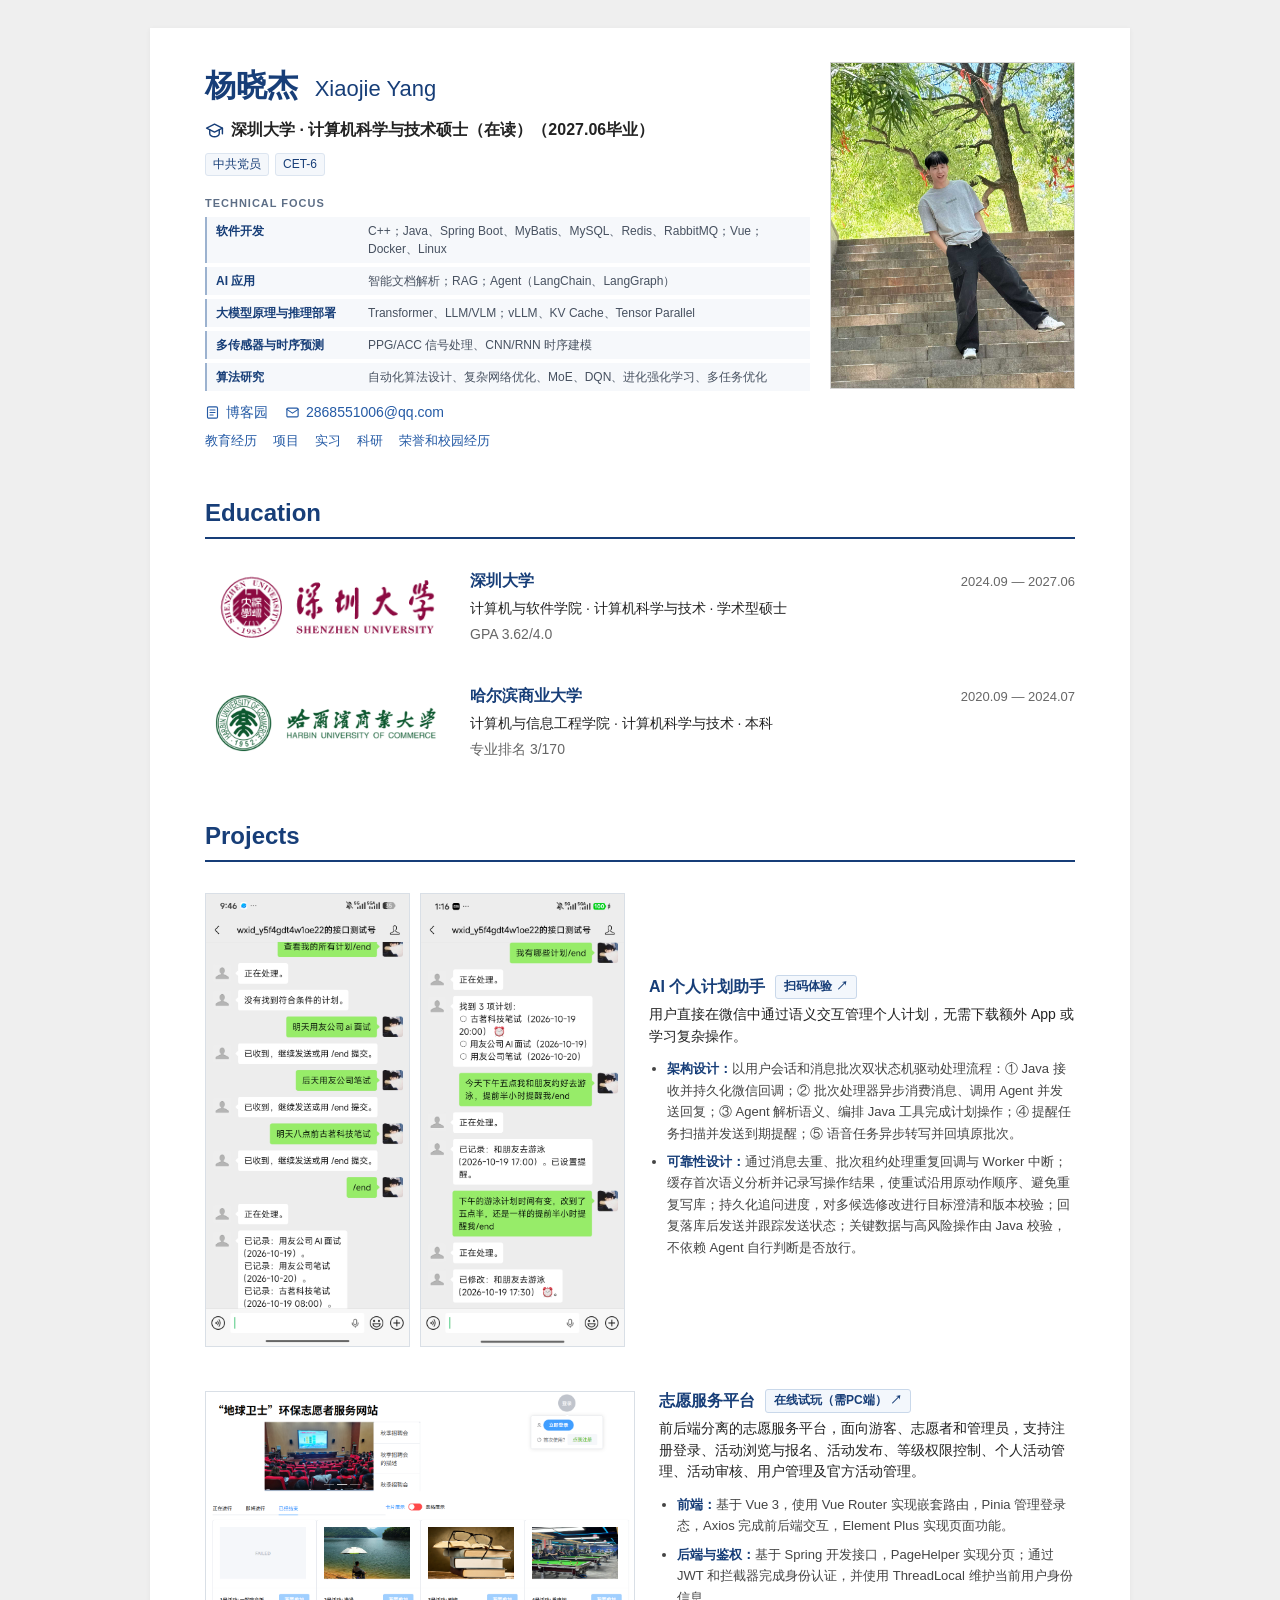
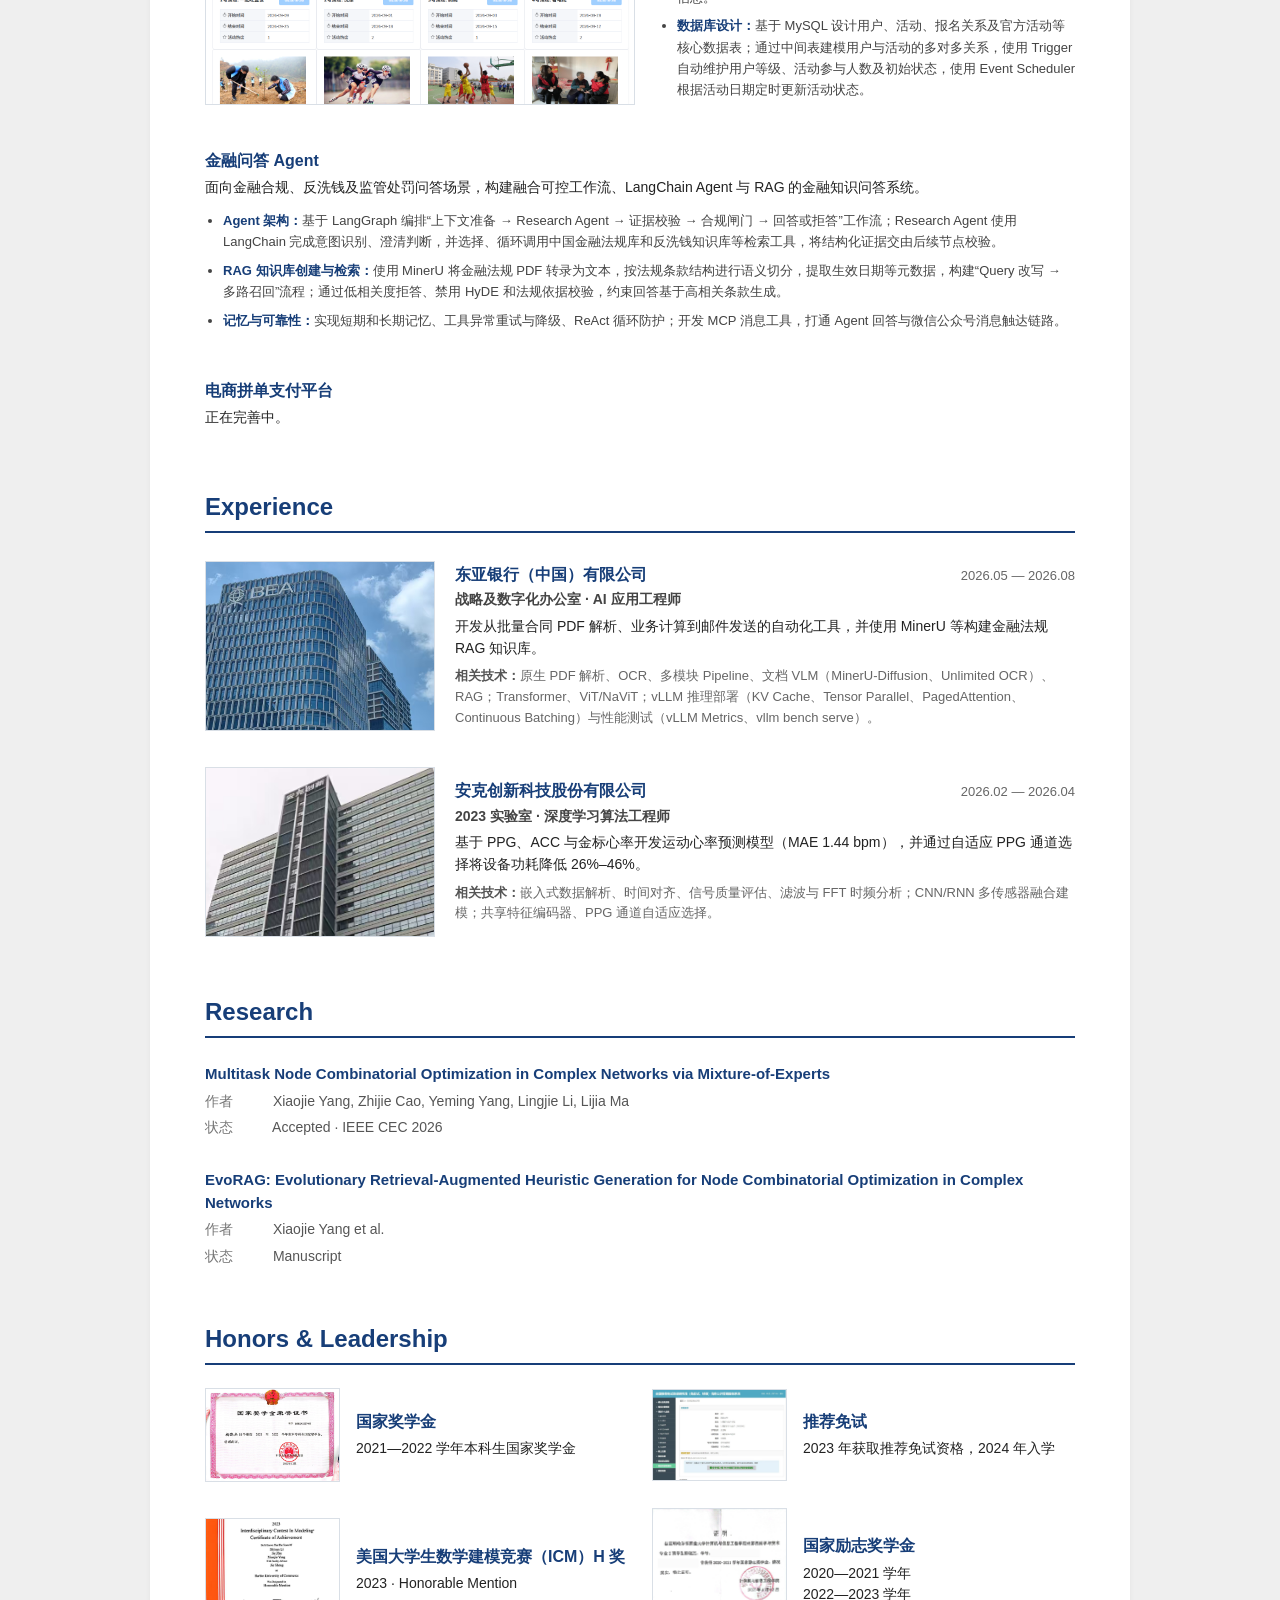
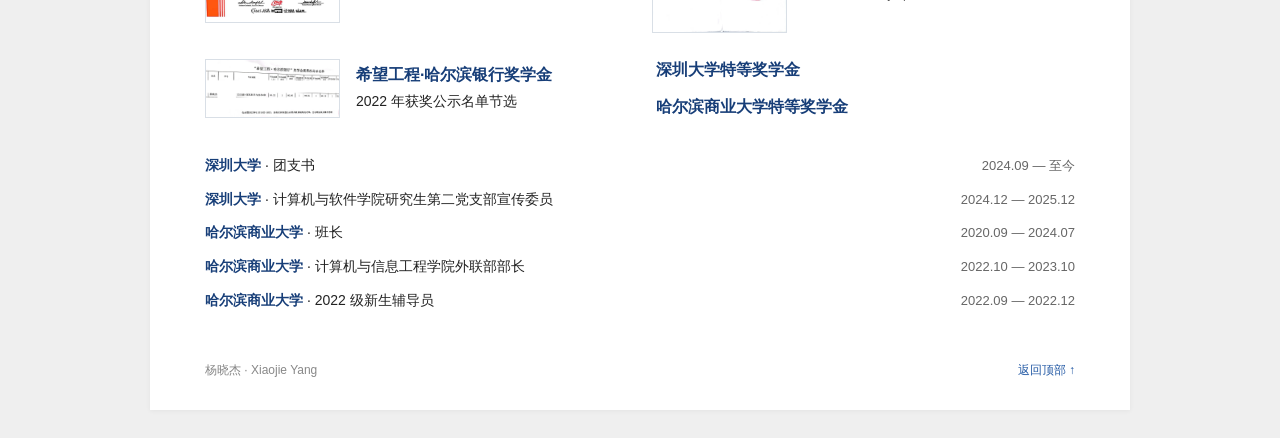
<file: index.html>
<!doctype html>
<html lang="zh-CN">
<head>
  <meta charset="utf-8">
  <meta name="viewport" content="width=device-width, initial-scale=1">
  <meta name="description" content="杨晓杰的个人主页：教育、项目、实习、研究、校园经历与荣誉。">
  <title>杨晓杰 Xiaojie Yang</title>
  <link rel="icon" href="./assets/favicon.svg" type="image/svg+xml">
  <link rel="stylesheet" href="./assets/styles.css">
</head>
<body>
  <main class="page" id="top">
    <header class="profile">
      <div class="profile-intro">
        <h1>杨晓杰 <span>Xiaojie Yang</span></h1>
        <p class="profile-line"><svg class="profile-cap" viewBox="0 0 24 24" fill="none" stroke="currentColor" stroke-width="1.8" stroke-linecap="round" stroke-linejoin="round" aria-hidden="true"><path d="m2 9 10-5 10 5-10 5L2 9Z"/><path d="M6 11v5c0 2 3 4 6 4s6-2 6-4v-5M22 9v7"/></svg><span>深圳大学 · 计算机科学与技术硕士（在读）（2027.06毕业）</span></p>
        <div class="profile-tags" aria-label="个人信息"><span>中共党员</span><span>CET-6</span></div>
      </div>
      <div class="profile-focus" aria-label="研究与实践方向">
          <p class="focus-heading">Technical Focus</p>
          <ul class="focus-list">
            <li><strong>软件开发</strong><span>C++；Java、Spring Boot、MyBatis、MySQL、Redis、RabbitMQ；Vue；Docker、Linux</span></li>
            <li><strong>AI 应用</strong><span>智能文档解析；RAG；Agent（LangChain、LangGraph）</span></li>
            <li><strong>大模型原理与推理部署</strong><span>Transformer、LLM/VLM；vLLM、KV Cache、Tensor Parallel</span></li>
            <li><strong>多传感器与时序预测</strong><span>PPG/ACC 信号处理、CNN/RNN 时序建模</span></li>
            <li><strong>算法研究</strong><span>自动化算法设计、复杂网络优化、MoE、DQN、进化强化学习、多任务优化</span></li>
          </ul>
      </div>
      <div class="profile-links">
          <div class="contact-links">
            <a href="https://www.cnblogs.com/yang-xiaojie" target="_blank" rel="noopener noreferrer"><svg viewBox="0 0 24 24" fill="none" stroke="currentColor" stroke-width="1.8" stroke-linecap="round" stroke-linejoin="round" aria-hidden="true"><rect x="4" y="3" width="16" height="18" rx="2"/><path d="M8 8h8M8 12h8M8 16h5"/></svg><span>博客园</span></a>
            <a href="mailto:2868551006@qq.com"><svg viewBox="0 0 24 24" fill="none" stroke="currentColor" stroke-width="1.8" stroke-linecap="round" stroke-linejoin="round" aria-hidden="true"><rect x="3" y="5" width="18" height="14" rx="2"/><path d="m3 7 9 6 9-6"/></svg><span>2868551006@qq.com</span></a>
          </div>
          <nav class="profile-nav" aria-label="页面导航"><a href="#education">教育经历</a><a href="#projects">项目</a><a href="#experience">实习</a><a href="#research">科研</a><a href="#honors">荣誉和校园经历</a></nav>
      </div>
      <img class="profile-photo" src="./assets/profile-photo.jpg" alt="杨晓杰的生活照" width="245" height="327">
    </header>

    <section id="education" aria-labelledby="education-heading">
      <h2 id="education-heading">Education</h2>
      <div class="entry education-entry"><div class="entry-side"><img class="school-logo" src="./assets/shenzhen-university.png" alt="深圳大学校徽" width="248" height="85"></div><div class="entry-body"><div class="entry-heading"><h3>深圳大学</h3><time>2024.09 — 2027.06</time></div><p>计算机与软件学院 · 计算机科学与技术 · 学术型硕士</p><p class="muted">GPA 3.62/4.0</p></div></div>
      <div class="entry education-entry"><div class="entry-side"><img class="school-logo" src="./assets/harbin-university-of-commerce.png" alt="哈尔滨商业大学校徽" width="642" height="164"></div><div class="entry-body"><div class="entry-heading"><h3>哈尔滨商业大学</h3><time>2020.09 — 2024.07</time></div><p>计算机与信息工程学院 · 计算机科学与技术 · 本科</p><p class="muted">专业排名 3/170</p></div></div>
    </section>

    <section id="projects" aria-labelledby="projects-heading">
      <h2 id="projects-heading">Projects</h2>
      <div class="entry project-entry visual-entry plan-entry">
        <div class="entry-side plan-gallery">
          <img class="entry-image" src="./assets/plan-assistant-batch.jpg" alt="在微信中批量添加计划的对话截图" width="1200" height="2670" loading="lazy">
          <img class="entry-image" src="./assets/plan-assistant-demo.jpg" alt="在微信中查询计划并设置提醒的对话截图" width="1200" height="2670" loading="lazy">
        </div>
        <div class="entry-body">
          <div class="project-heading"><h3><a href="http://xjy2002-atszu.nat100.top/guide.html" target="_blank" rel="noopener noreferrer">AI 个人计划助手</a></h3><a class="project-demo" href="http://xjy2002-atszu.nat100.top/guide.html" target="_blank" rel="noopener noreferrer">扫码体验 ↗</a></div>
          <p>用户直接在微信中通过语义交互管理个人计划，无需下载额外 App 或学习复杂操作。</p>
          <ul class="project-details">
            <li><strong>架构设计：</strong>以用户会话和消息批次双状态机驱动处理流程：① Java 接收并持久化微信回调；② 批次处理器异步消费消息、调用 Agent 并发送回复；③ Agent 解析语义、编排 Java 工具完成计划操作；④ 提醒任务扫描并发送到期提醒；⑤ 语音任务异步转写并回填原批次。</li>
            <li><strong>可靠性设计：</strong>通过消息去重、批次租约处理重复回调与 Worker 中断；缓存首次语义分析并记录写操作结果，使重试沿用原动作顺序、避免重复写库；持久化追问进度，对多候选修改进行目标澄清和版本校验；回复落库后发送并跟踪发送状态；关键数据与高风险操作由 Java 校验，不依赖 Agent 自行判断是否放行。</li>
          </ul>
        </div>
      </div>
      <div class="entry project-entry visual-entry volunteer-entry">
        <div class="entry-side"><img class="entry-image volunteer-image" src="./assets/volunteer-platform.png" alt="志愿服务平台网页截图" width="1242" height="905" loading="lazy"></div>
        <div class="entry-body">
          <div class="project-heading"><h3><a href="http://39.96.51.13/" target="_blank" rel="noopener noreferrer">志愿服务平台</a></h3><a class="project-demo" href="http://39.96.51.13/" target="_blank" rel="noopener noreferrer">在线试玩（需PC端） ↗</a></div>
          <p>前后端分离的志愿服务平台，面向游客、志愿者和管理员，支持注册登录、活动浏览与报名、活动发布、等级权限控制、个人活动管理、活动审核、用户管理及官方活动管理。</p>
          <ul class="project-details">
            <li><strong>前端：</strong>基于 Vue 3，使用 Vue Router 实现嵌套路由，Pinia 管理登录态，Axios 完成前后端交互，Element Plus 实现页面功能。</li>
            <li><strong>后端与鉴权：</strong>基于 Spring 开发接口，PageHelper 实现分页；通过 JWT 和拦截器完成身份认证，并使用 ThreadLocal 维护当前用户身份信息。</li>
            <li><strong>数据库设计：</strong>基于 MySQL 设计用户、活动、报名关系及官方活动等核心数据表；通过中间表建模用户与活动的多对多关系，使用 Trigger 自动维护用户等级、活动参与人数及初始状态，使用 Event Scheduler 根据活动日期定时更新活动状态。</li>
          </ul>
        </div>
      </div>
      <div class="entry project-entry">
        <div class="entry-body">
          <h3>金融问答 Agent</h3>
          <p>面向金融合规、反洗钱及监管处罚问答场景，构建融合可控工作流、LangChain Agent 与 RAG 的金融知识问答系统。</p>
          <ul class="project-details">
            <li><strong>Agent 架构：</strong>基于 LangGraph 编排“上下文准备 → Research Agent → 证据校验 → 合规闸门 → 回答或拒答”工作流；Research Agent 使用 LangChain 完成意图识别、澄清判断，并选择、循环调用中国金融法规库和反洗钱知识库等检索工具，将结构化证据交由后续节点校验。</li>
            <li><strong>RAG 知识库创建与检索：</strong>使用 MinerU 将金融法规 PDF 转录为文本，按法规条款结构进行语义切分，提取生效日期等元数据，构建“Query 改写 → 多路召回”流程；通过低相关度拒答、禁用 HyDE 和法规依据校验，约束回答基于高相关条款生成。</li>
            <li><strong>记忆与可靠性：</strong>实现短期和长期记忆、工具异常重试与降级、ReAct 循环防护；开发 MCP 消息工具，打通 Agent 回答与微信公众号消息触达链路。</li>
          </ul>
        </div>
      </div>
      <div class="entry project-entry"><div class="entry-body"><h3>电商拼单支付平台</h3><p>正在完善中。</p></div></div>
    </section>

    <section id="experience" aria-labelledby="experience-heading">
      <h2 id="experience-heading">Experience</h2>
      <div class="entry experience-entry"><div class="entry-side"><span class="company-frame"><img class="company-image bea-image" src="./assets/bea-building.jpg" alt="东亚银行办公大楼" width="1279" height="1706" loading="lazy"></span></div><div class="entry-body"><div class="entry-heading"><h3>东亚银行（中国）有限公司</h3><time datetime="2026-05">2026.05 — 2026.08</time></div><p class="subtitle">战略及数字化办公室 · AI 应用工程师</p><p>开发从批量合同 PDF 解析、业务计算到邮件发送的自动化工具，并使用 MinerU 等构建金融法规 RAG 知识库。</p><p class="experience-tech"><strong>相关技术：</strong>原生 PDF 解析、OCR、多模块 Pipeline、文档 VLM（MinerU-Diffusion、Unlimited OCR）、RAG；Transformer、ViT/NaViT；vLLM 推理部署（KV Cache、Tensor Parallel、PagedAttention、Continuous Batching）与性能测试（vLLM Metrics、vllm bench serve）。</p></div></div>
      <div class="entry experience-entry"><div class="entry-side"><span class="company-frame"><img class="company-image anker-image" src="./assets/anker-building.jpg" alt="安克创新办公大楼" width="896" height="1344" loading="lazy"></span></div><div class="entry-body"><div class="entry-heading"><h3>安克创新科技股份有限公司</h3><time datetime="2026-02">2026.02 — 2026.04</time></div><p class="subtitle">2023 实验室 · 深度学习算法工程师</p><p>基于 PPG、ACC 与金标心率开发运动心率预测模型（MAE 1.44 bpm），并通过自适应 PPG 通道选择将设备功耗降低 26%–46%。</p><p class="experience-tech"><strong>相关技术：</strong>嵌入式数据解析、时间对齐、信号质量评估、滤波与 FFT 时频分析；CNN/RNN 多传感器融合建模；共享特征编码器、PPG 通道自适应选择。</p></div></div>
    </section>

    <section id="research" aria-labelledby="research-heading">
      <h2 id="research-heading">Research</h2>
      <div class="research-entry"><h3>Multitask Node Combinatorial Optimization in Complex Networks via Mixture-of-Experts</h3><p><span>作者</span> Xiaojie Yang, Zhijie Cao, Yeming Yang, Lingjie Li, Lijia Ma</p><p><span>状态</span> Accepted · IEEE CEC 2026</p></div>
      <div class="research-entry"><h3>EvoRAG: Evolutionary Retrieval-Augmented Heuristic Generation for Node Combinatorial Optimization in Complex Networks</h3><p><span>作者</span> Xiaojie Yang et al.</p><p><span>状态</span> Manuscript</p></div>
    </section>

    <section id="honors" aria-labelledby="honors-heading">
      <h2 id="honors-heading">Honors &amp; Leadership</h2>
      <div class="honor-grid">
        <div class="entry visual-entry honor-entry"><div class="entry-side"><img class="entry-image honor-image" src="./assets/national-scholarship.jpg" alt="杨晓杰的国家奖学金荣誉证书" width="1856" height="1279" loading="lazy"></div><div class="entry-body"><h3>国家奖学金</h3><p>2021—2022 学年本科生国家奖学金</p></div></div>
        <div class="entry visual-entry honor-entry"><div class="entry-side"><img class="entry-image honor-image" src="./assets/graduate-recommendation.jpg" alt="深圳大学推荐免试硕士研究生录取通知截图" width="1254" height="846" loading="lazy"></div><div class="entry-body"><h3>推荐免试</h3><p>2023 年获取推荐免试资格，2024 年入学</p></div></div>
        <div class="entry visual-entry honor-entry"><div class="entry-side"><img class="entry-image honor-image" src="./assets/mcm-honorable-mention.jpg" alt="2023 年美国大学生数学建模竞赛 H 奖证书" width="720" height="556" loading="lazy"></div><div class="entry-body"><h3>美国大学生数学建模竞赛（ICM）H 奖</h3><p>2023 · Honorable Mention</p></div></div>
        <div class="entry visual-entry honor-entry"><div class="entry-side"><img class="entry-image honor-image" src="./assets/national-inspirational-scholarship-redacted.jpg" alt="已隐去证件号码的国家励志奖学金证明" width="2148" height="1988" loading="lazy"></div><div class="entry-body"><h3>国家励志奖学金</h3><p>2020—2021 学年<br>2022—2023 学年</p></div></div>
        <div class="entry visual-entry honor-entry"><div class="entry-side"><img class="entry-image honor-image" src="./assets/hope-scholarship-redacted.jpg" alt="已隐去学号及其他学生信息的希望工程哈尔滨银行奖学金公示名单节选" width="2630" height="1120" loading="lazy"></div><div class="entry-body"><h3>希望工程·哈尔滨银行奖学金</h3><p>2022 年获奖公示名单节选</p></div></div>
        <div class="honor-extra"><h3>深圳大学特等奖学金</h3><h3>哈尔滨商业大学特等奖学金</h3></div>
      </div>
      <div class="leadership-list">
        <div class="leadership-row"><span><strong>深圳大学</strong> · 团支书</span><time>2024.09 — 至今</time></div>
        <div class="leadership-row"><span><strong>深圳大学</strong> · 计算机与软件学院研究生第二党支部宣传委员</span><time>2024.12 — 2025.12</time></div>
        <div class="leadership-row"><span><strong>哈尔滨商业大学</strong> · 班长</span><time>2020.09 — 2024.07</time></div>
        <div class="leadership-row"><span><strong>哈尔滨商业大学</strong> · 计算机与信息工程学院外联部部长</span><time>2022.10 — 2023.10</time></div>
        <div class="leadership-row"><span><strong>哈尔滨商业大学</strong> · 2022 级新生辅导员</span><time>2022.09 — 2022.12</time></div>
      </div>
    </section>
    <footer><span>杨晓杰 · Xiaojie Yang</span><a href="#top">返回顶部 ↑</a></footer>
  </main>
</body>
</html>
</file>
<file: assets/styles.css>
:root{font-family:Arial,"PingFang SC","Microsoft YaHei",sans-serif;font-variant-numeric:lining-nums tabular-nums;color:#222;background:#efefef}
*{box-sizing:border-box}
html{scroll-behavior:smooth}
body{margin:0;line-height:1.55}
a{color:#245aa5;text-decoration:none}
a:hover{text-decoration:underline}
a:focus-visible{outline:2px solid #245aa5;outline-offset:3px}
.page{max-width:980px;min-height:100vh;margin:28px auto;background:#fff;padding:34px 55px 30px;box-shadow:0 1px 5px #0000000d}
.profile{display:grid;grid-template-columns:minmax(0,1fr) 245px;column-gap:20px;align-items:start;padding-bottom:5px}
.profile-intro{grid-column:1;grid-row:1}
.profile-photo{grid-column:2;grid-row:1 / span 3;display:block;width:245px;height:327px;object-fit:cover;object-position:center 35%;border:1px solid #d4d4d4}
.profile h1{font-size:31px;font-weight:700;margin:0 0 8px;color:#173e78}
.profile h1 span{font-size:22px;font-weight:400;margin-left:8px}
.profile-line{display:flex;align-items:center;gap:7px;margin:2px 0 10px;font-size:16px;font-weight:600}
.profile-cap{flex:none;width:19px;height:19px;color:#173e78}
.profile-tags{display:flex;flex-wrap:wrap;gap:6px;margin:0 0 9px}
.profile-tags span{padding:2px 7px;border:1px solid #dce5f0;border-radius:3px;background:#f4f7fb;color:#173e78;font-size:12px;line-height:1.4}
.profile-focus{grid-column:1;grid-row:2;margin:11px 0 0}
.profile-focus .focus-heading{margin:0 0 6px;color:#5d6e86;font-size:11px;font-weight:700;letter-spacing:.09em;line-height:1.4;text-transform:uppercase}
.focus-list{display:grid;gap:4px;list-style:none;margin:0;padding:0}
.focus-list li{display:grid;grid-template-columns:142px minmax(0,1fr);gap:10px;align-items:baseline;padding:5px 9px;border-left:2px solid #9cb2cf;background:#f6f8fb;color:#475160;font-size:12px;line-height:1.5}
.focus-list strong{color:#173e78;font-weight:600}
.focus-list span{min-width:0}
.profile-links{grid-column:1;grid-row:3;display:flex;flex-direction:column;align-items:flex-start;gap:7px;margin:11px 0 0;font-size:14px}
.contact-links,.profile-nav{display:flex;align-items:center;flex-wrap:wrap;gap:7px 17px}
.contact-links a{display:inline-flex;align-items:center;gap:6px}
.contact-links svg{flex:none;width:15px;height:15px}
.profile-nav{font-size:13px;gap:5px 16px}
section{scroll-margin-top:18px}
h2{font-size:24px;line-height:1.25;font-weight:700;color:#173e78;margin:42px 0 10px;padding-bottom:9px;border-bottom:2px solid #173e78}
h3{font-size:16px;color:#173e78;margin:0;line-height:1.4}
h3 a{color:inherit}
.section-intro{font-size:14px;color:#555;margin:10px 0 0}
.entry{display:grid;grid-template-columns:118px minmax(0,1fr);gap:20px;padding:18px 0}
.education-entry{grid-template-columns:245px minmax(0,1fr);align-items:center}
.school-logo{display:block;width:235px;max-width:100%;max-height:85px;height:auto;object-fit:contain}
.entry-side{display:flex;align-items:flex-start;justify-content:center;padding-top:2px}
.side-initial{display:flex;align-items:center;justify-content:center;width:76px;height:76px;border:1px solid #c8d2df;color:#325b94;background:#f8fafc;font-size:18px;letter-spacing:.04em}
.entry-heading{display:flex;justify-content:space-between;align-items:baseline;gap:15px}
.entry-heading time,.side-date{font-size:13px;color:#666;white-space:nowrap}
.experience-entry{grid-template-columns:230px minmax(0,1fr);align-items:center}
.experience-entry .entry-side{justify-content:flex-start;padding-top:0}
.company-frame{display:block;width:230px;height:170px;overflow:hidden;border:1px solid #d9dfe6}
.company-image{display:block;width:100%;height:100%;object-fit:cover;transform:scale(1.5)}
.bea-image{object-position:center 38%;transform-origin:center 32%}
.anker-image{object-position:center 8%;transform-origin:center 10%;transform:scale(1.7)}
.entry-body p{font-size:14px;margin:5px 0 0}
.entry-body .muted{color:#666}
.entry-body .subtitle{font-weight:600;color:#444;margin-top:3px}
.entry-body p.experience-tech{font-size:13px;line-height:1.6;color:#666;margin-top:7px}
.experience-tech strong{color:#555;font-weight:600}
.project-entry{padding:21px 0}
.project-heading{display:flex;align-items:center;flex-wrap:wrap;gap:7px 10px;margin-bottom:5px}
.project-demo{display:inline-flex;align-items:center;min-height:24px;padding:2px 8px;border:1px solid #c9d8ea;border-radius:3px;background:#f3f7fc;color:#173e78;font-size:12px;font-weight:600;line-height:1.4;white-space:nowrap}
.project-demo:hover{background:#e5eef9;text-decoration:none}
.project-details{margin:11px 0 0;padding-left:18px}
.project-details li{margin:7px 0;font-size:13px;line-height:1.65;color:#444}
.project-details strong{color:#173e78;font-weight:600}
.visual-entry{grid-template-columns:320px minmax(0,1fr);gap:24px;align-items:center}
.volunteer-entry{grid-template-columns:430px minmax(0,1fr)}
.plan-entry{grid-template-columns:420px minmax(0,1fr)}
.visual-entry .entry-side{justify-content:flex-start;padding-top:0}
.entry-image{display:block;width:320px;max-width:100%;height:auto;border:1px solid #d9dfe6}
.volunteer-image{width:430px}
.plan-gallery{display:grid;grid-template-columns:repeat(2,minmax(0,1fr));gap:10px;align-items:start;max-width:420px}
.plan-gallery .entry-image{width:100%}
.research-entry{padding:15px 0}
.research-entry h3{font-size:15px;line-height:1.5}
.research-entry p{font-size:14px;margin:5px 0 0;color:#555}
.research-entry p span{display:inline-block;min-width:64px;color:#777}
.honor-grid{display:grid;grid-template-columns:repeat(2,minmax(0,1fr));column-gap:24px;align-items:center}
.honor-entry{grid-template-columns:135px minmax(0,1fr);gap:16px;padding:13px 0}
.honor-image{width:135px}
.honor-extra{display:flex;flex-direction:column;justify-content:center;gap:14px;padding:13px 0 13px 4px}
.leadership-list{margin-top:18px}
.leadership-row{display:flex;justify-content:space-between;align-items:baseline;gap:12px;padding:6px 0;font-size:14px}
.leadership-row strong{color:#173e78;font-weight:600}
.leadership-row time{flex:none;color:#666;font-size:13px;white-space:nowrap}
.project-entry:not(.visual-entry){display:block}
.project-number{font-size:26px;line-height:1;font-style:italic;color:#aebed1}
.entry-links{margin-top:8px!important}
footer{display:flex;justify-content:space-between;gap:12px;margin-top:44px;color:#888;font-size:12px}
@media(max-width:820px){.volunteer-entry,.plan-entry{grid-template-columns:1fr;gap:12px}}
@media(max-width:760px){.honor-grid{grid-template-columns:1fr}}
@media(max-width:700px){.page{margin:0;padding:26px 22px;box-shadow:none}.profile{grid-template-columns:minmax(0,1fr) 132px;column-gap:14px}.profile-photo{grid-row:1;width:132px;height:176px}.profile-focus{grid-column:1 / -1;grid-row:2}.profile-links{grid-column:1 / -1;grid-row:3}.profile h1{font-size:27px}.profile h1 span{display:block;font-size:18px;margin:3px 0 0}.profile-line{font-size:14px}.entry{grid-template-columns:64px minmax(0,1fr);gap:12px}.education-entry{grid-template-columns:155px minmax(0,1fr)}.visual-entry,.volunteer-entry,.experience-entry{grid-template-columns:1fr;gap:12px}.school-logo{width:150px}.entry-heading{display:block}.entry-heading time{display:block;margin-top:3px}.experience-entry .entry-heading{display:flex}.experience-entry .entry-heading time{display:block;margin-top:0}}
@media(max-width:440px){.profile{grid-template-columns:minmax(0,1fr) 108px;gap:11px}.profile-photo{width:108px;height:144px}.profile h1{font-size:24px}.education-entry,.visual-entry{grid-template-columns:1fr;gap:9px}.education-entry .entry-side{justify-content:flex-start}.school-logo{width:190px;max-height:70px}.entry-body p{font-size:13px}}
@media(max-width:700px){.honor-entry{grid-template-columns:100px minmax(0,1fr);gap:14px}.honor-image{width:100px}.leadership-row{flex-wrap:wrap;gap:0 8px}}
@media(max-width:700px){.focus-list li{display:block}.focus-list strong{display:block;margin-bottom:1px}}
@media(prefers-reduced-motion:reduce){html{scroll-behavior:auto}}
</file>
